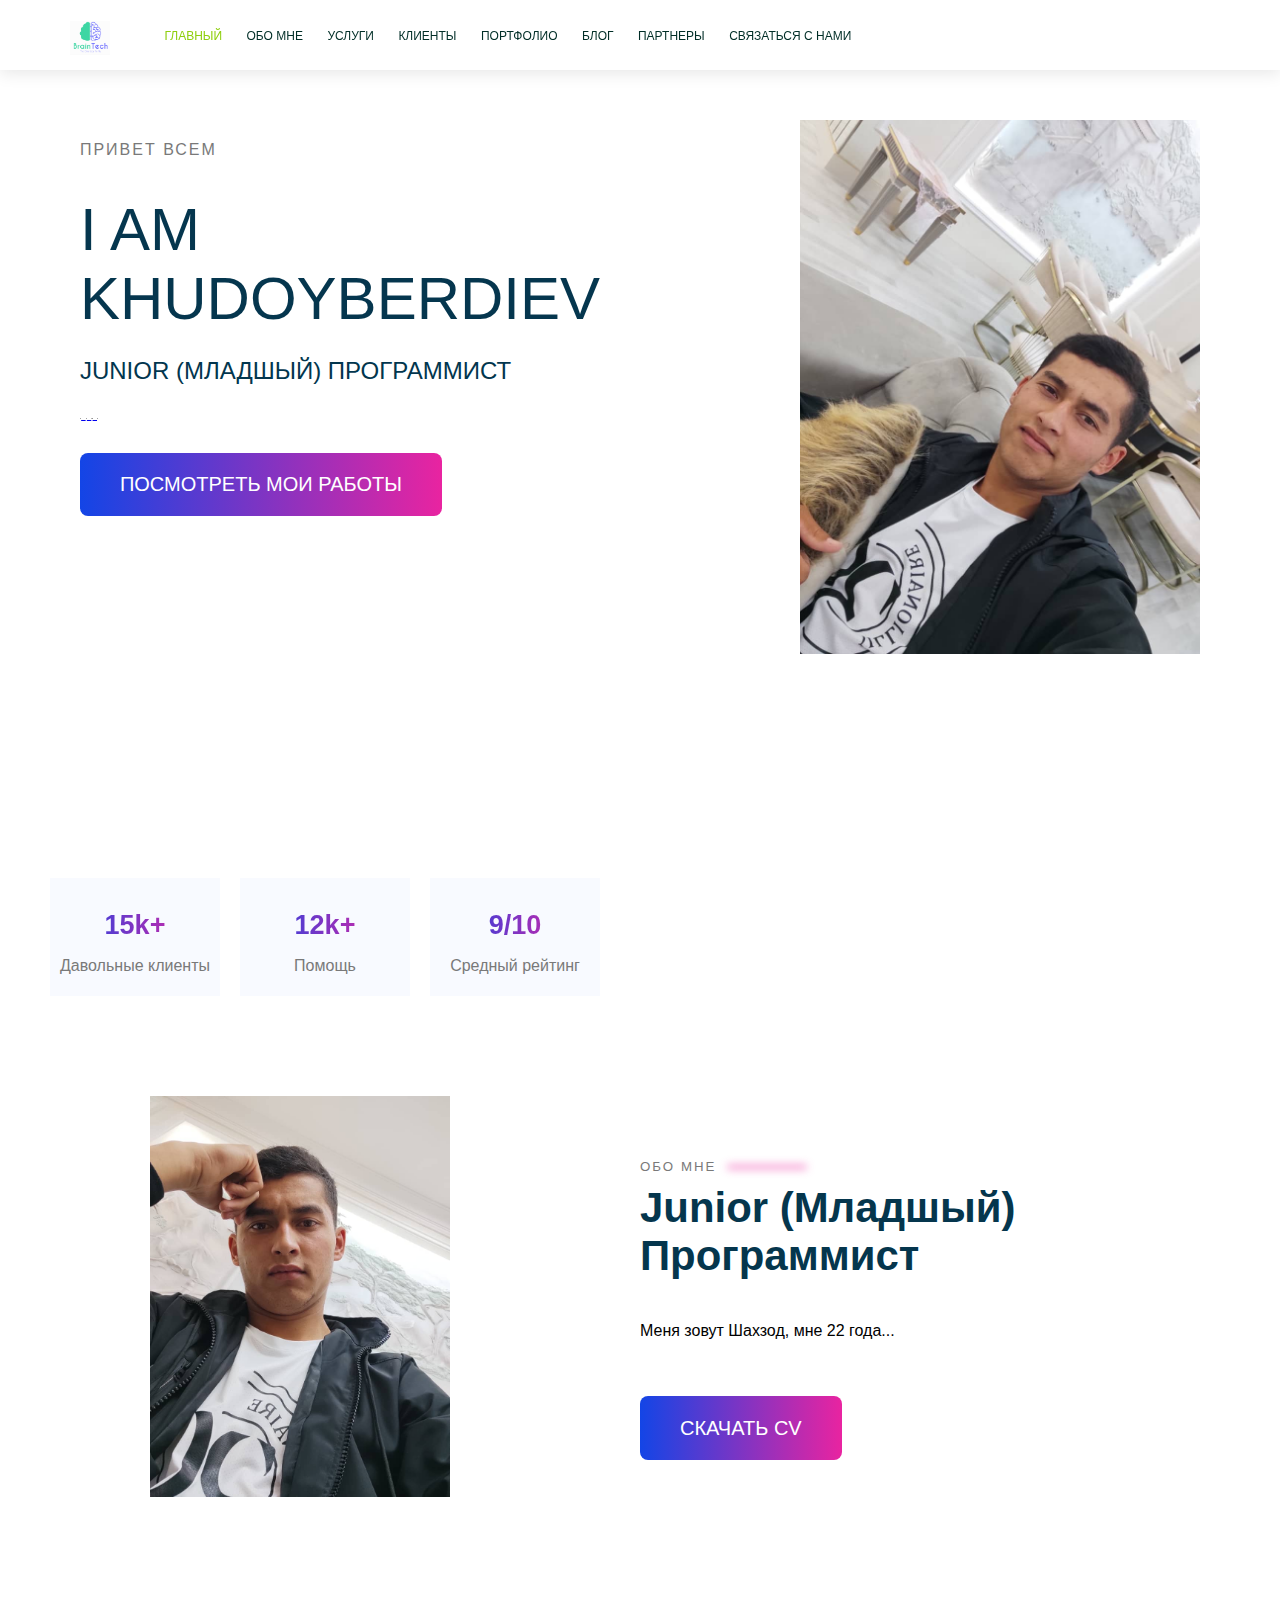
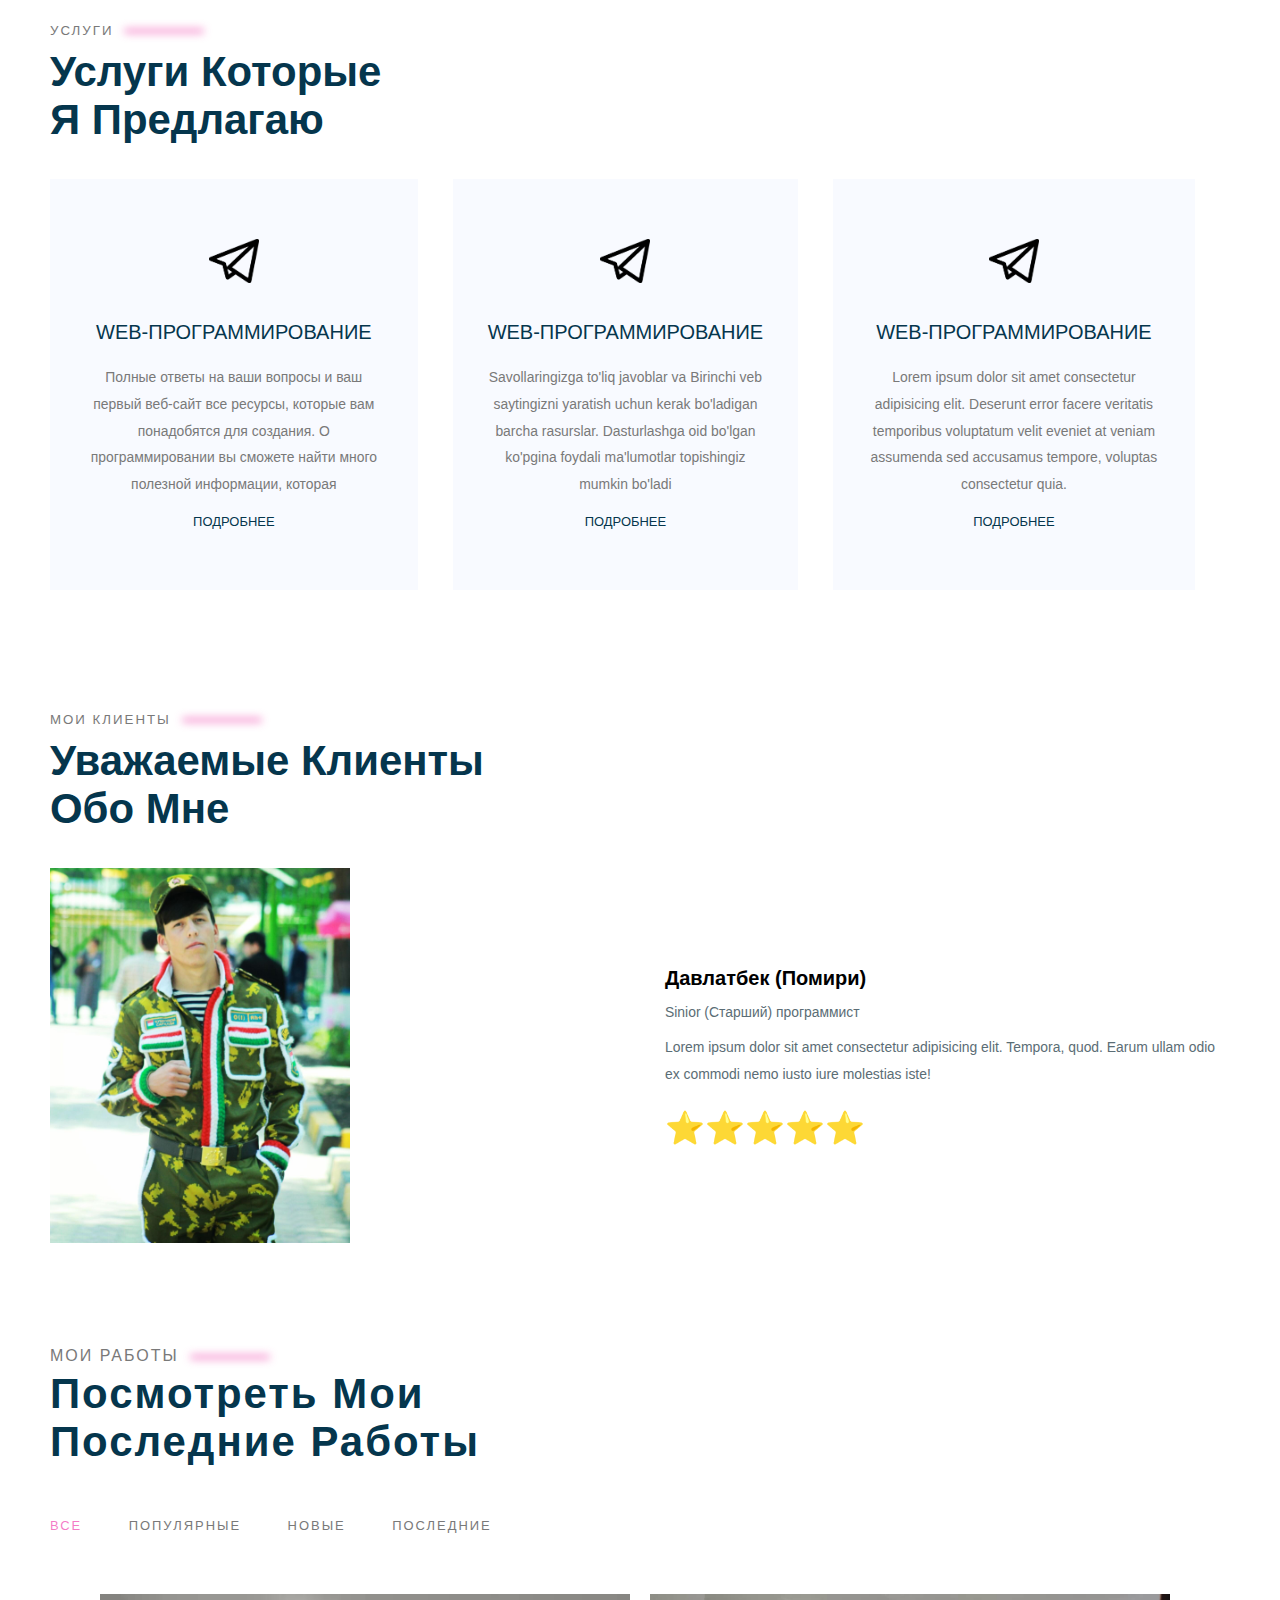
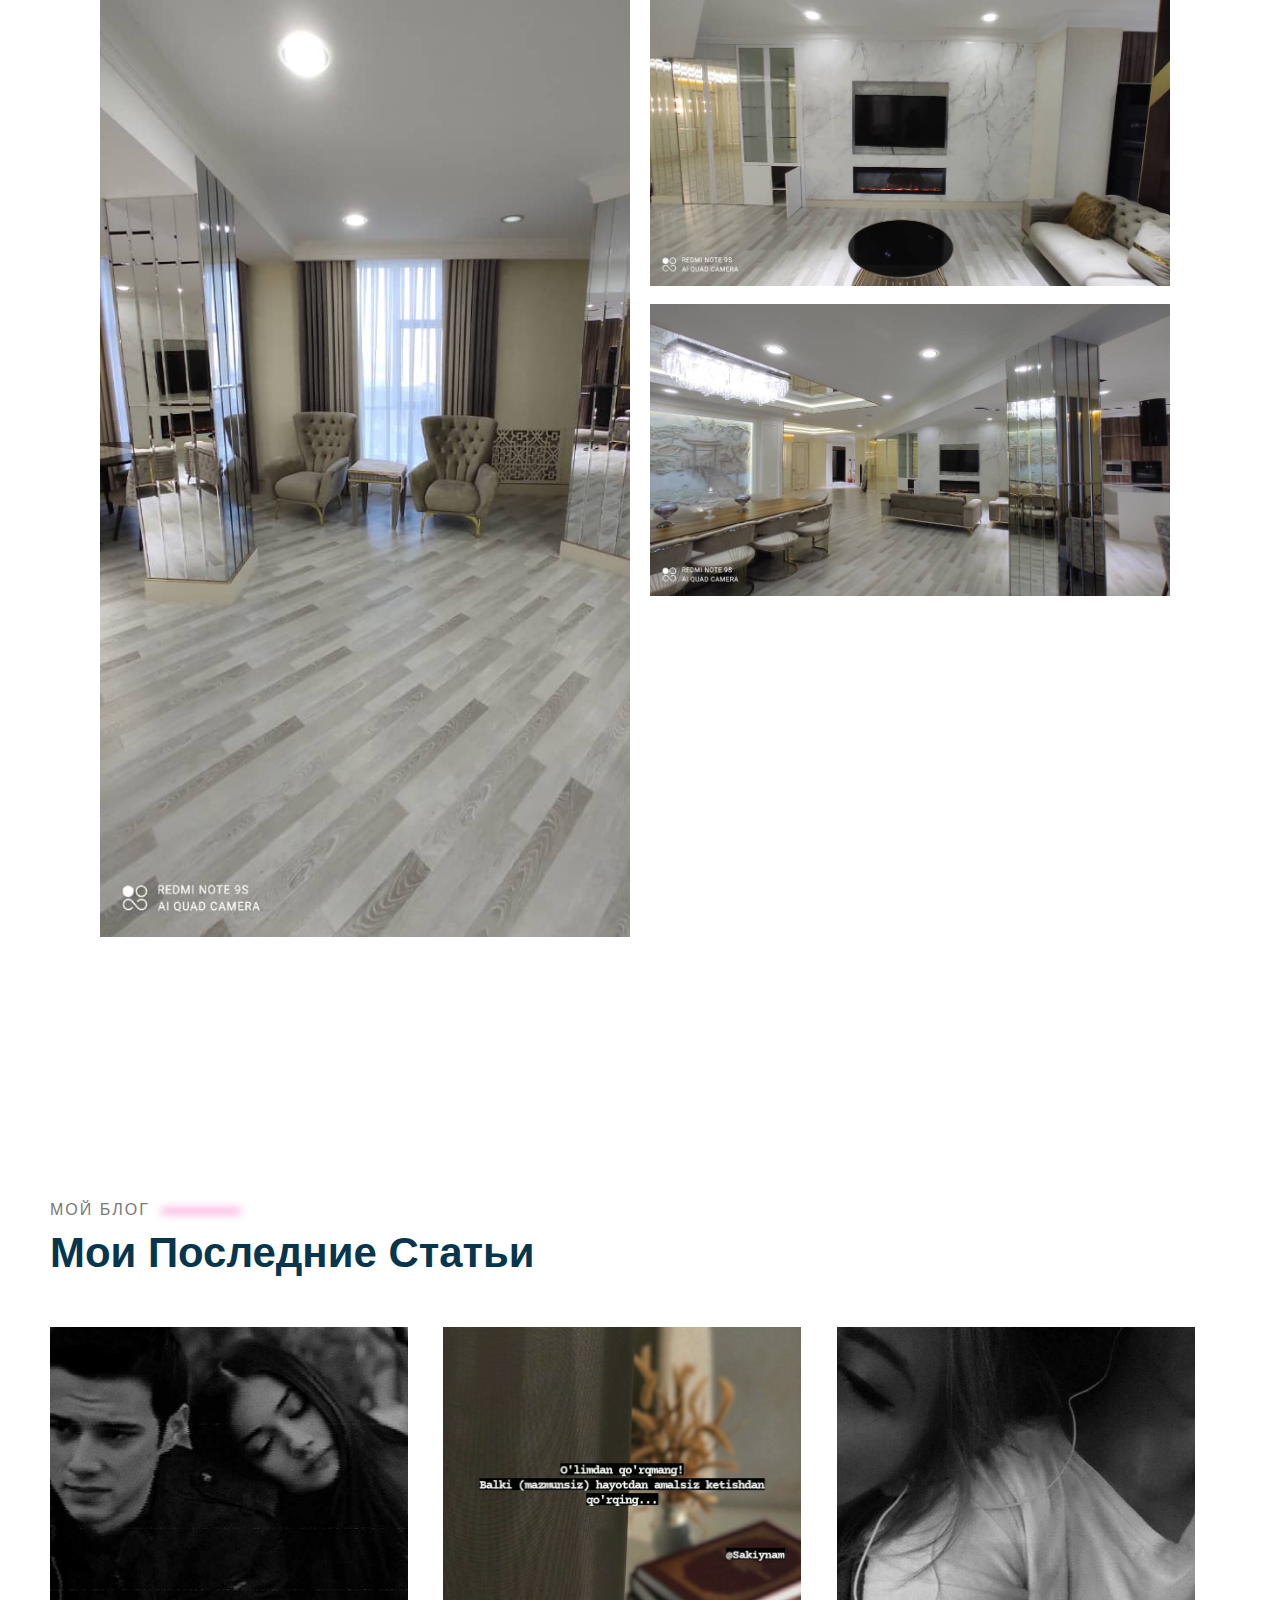
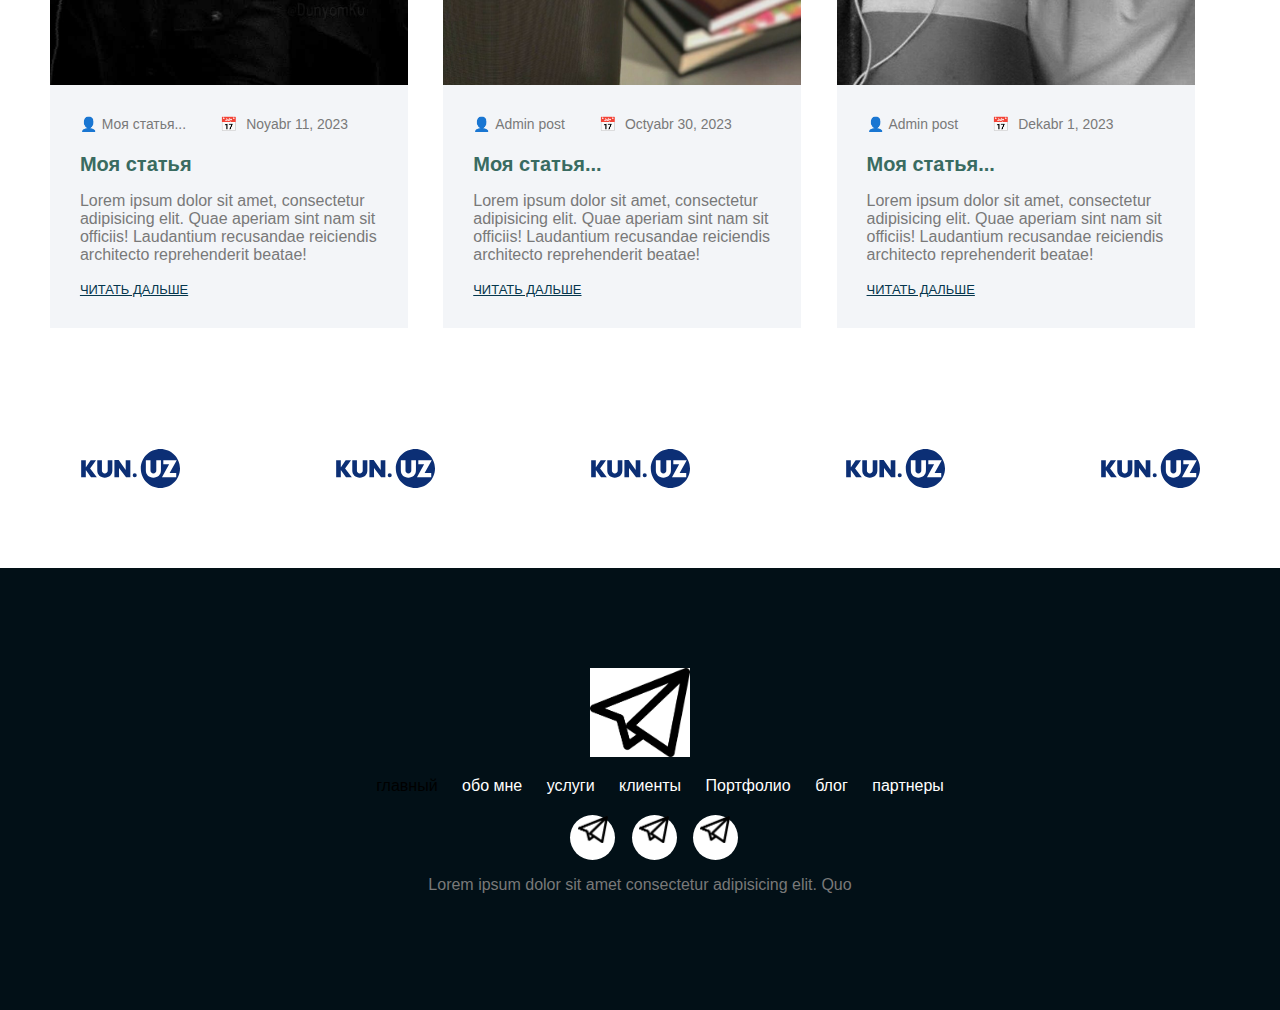
<file: index.html>
<!DOCTYPE html>
<html lang="ru">
  <head> 
    <meta charset="UTF-8" />
    <meta name="viewport" content="width=device-width, initial-scale=1.0" />
    <title>Partfolio</title>
    <link rel="stylesheet" href="./umumiy.css" />
    <link rel="stylesheet" href="style.css" />
  </head>
  <body>
    <!-- Header section -->
    <header class="main-header">
      <div class="container">
        <div class="main-header__brand">
          <div class="images">

            <a href="./logo/logo2.png"            
              ><img src="./logo/logo1.png" alt="logo"
              style="
              margin: 10px 0 0 20px;" 
            /></a>
          </div>
          <nav class="main-navigation">
            <ul class="main-navigation__items">
              <li class="main-navigation__item active"><a href="./index.html">Главный</a></li>
              <li class="main-navigation__item"><a href="#about_me">Обо мне</a></li>
              <li class="main-navigation__item"><a href="#services">Услуги</a></li>
              <li class="main-navigation__item"><a href="#clients">Клиенты</a></li>
              <li class="main-navigation__item"><a href="#portfolio">Портфолио</a></li>
              <li class="main-navigation__item"><a href="#blog">Блог</a></li>
              <li class="main-navigation__item"><a href="#partners">Партнеры</a></li>
              <li class="main-navigation__item">
                <a href="./contact.html">Связаться с нами</a>
              </li>
            </ul>
          </nav>
        </div>
      </div>
    </header>
    <!-- /Header section -->

    <!-- main section -->
    <div class="main-banner">
      <div class="container">
        <section id="main_section" class="main-section">
          <div class="main-section__info">
            <h4 class="main-section__welcome to-uppercase">Привет всем</h4>
            <h1 class="main-section__intruduction to-uppercase">
              I am <br>  
               Khudoyberdiev
            </h1>
            <h3 class="main-section__position to-uppercase">
              Junior (Младшый) программист
            </h3>
            <div class="main-section__social-networks">
              <a href="#">
                <img src="./images/telegram.png" alt="my local" />
              </a>
              <a href="#">
                <img src="./images/telegram.png" alt="my local" />
              </a>
              <a href="#">
                <img src="./images/telegram.png" alt="my local" />
              </a>
              <a href="#">
                <img src="./images/telegram.png" alt="my local" />
              </a>
            </div>

            <button
              type="button"
              class="button main-section__action to-uppercase"
            ><a href="./oshibka.html">Посмотреть мои работы</a>
              
            </button>
          </div>
          <div class="main-section__image">
            <img src="./images/shahzod1.jpg" alt="My image" />
          </div>
        </section>
        <div class="clearfix"></div>
      </div>
    </div>
    <!-- main section -->

    <!-- statistics -->
    <div class="container">
      <section class="statistics" id="statistics">
        <div class="statistics__item">
          <h3 class="statistics__number">15k+</h3>
          <p class="statistics__title">Давольные клиенты</p>
        </div>
        <div class="statistics__item">
          <h3 class="statistics__number">12k+</h3>
          <p class="statistics__title">Помощь</p>
        </div>
        <div class="statistics__item">
          <h3 class="statistics__number">9/10</h3>
          <p class="statistics__title">Средный рейтинг</p>
        </div>
      </section>
    </div>
    

    <!-- About me section -->
    <div class="container">
      <section id="about_me" class="about-me">
        <div class="about-me__image">
          <img src="./images/shahzod2.jpg" alt="Abt me image" />
        </div>
        <div class="about-me__info">
          <h5 class="section-subtitle">
            Обо мне
            <span class="blur-line"></span>
          </h5>
          <h3 class="section-title">Junior (Младшый) программист</h3>
          <p class="about-me__description">
            Меня зовут Шахзод, мне 22 года...
            
            <!-- Mening ismim Shahzod va men 22 yoshdaman. 1 yildan ortiq vaqt mobaynida
            dasturchi bo'lib ishlab kelaman va hozirda Amerika kompaniyasida
            kichik (Junior) dasturchi bo'lib faoliyat yuritaman. Toshkent
            shahridagi Inha Universiteti bitiruvchisi hisoblanaman -->
          </p>
          <button on id="button-cv" type="button" class="button to-uppercase about-me__action">
            <a href="https://myresume.ru/resume/WwTGwVAO9A1/">Скачать CV</a>
              <!-- CV ko'chirib olish -->
          </button>
        </div>
      </section>
      <div class="clearfix"></div>
    </div>

    <!-- About me section -->

    <!-- services section  -->
    <div class="container">
      <section id="services">
        <h5 class="section-subtitle">
          Услуги<!-- Mening Hizmatlarim -->
          <span class="blur-line"></span>
        </h5>
        <h2 class="section-title">
          Услуги которые <br>
          я предлагаю
          <!-- Men taklif <br />
          qiladigan xizmatlar -->
        </h2>
        <div class="services-cards">
          <div class="service-card">
            <img
              src="./images/telegram.png"
              alt="Icon"
              class="service-card__icon"
            />
            <h5 class="service-card__title">
              Web-программирование
              <!-- Veb dasturlash -->
            </h5>
            <p class="service-card__description">
                  Полные ответы на ваши вопросы и ваш первый веб-сайт
                  все ресурсы, которые вам понадобятся для создания. О программировании
                  вы сможете найти много полезной информации, которая
              <!-- Savollaringizga to'liq javoblar va Birinchi veb saytingizni
              yaratish uchun kerak bo'ladigan barcha rasurslar. Dasturlashga oid
              bo'lgan ko'pgina foydali ma'lumotlar topishingiz mumkin bo'ladi -->
            </p>
            <a href="#" class="service-card__link">Подробнее<!--Ko'proq--></a>
          </div>
          <div class="service-card">
            <img
              src="./images/telegram.png"
              alt="Icon"
              class="service-card__icon"
            />
            <h5 class="service-card__title">
              Web-программирование
              <!-- Veb dasturlash -->
            </h5>
            <p class="service-card__description">
              Savollaringizga to'liq javoblar va Birinchi veb saytingizni
              yaratish uchun kerak bo'ladigan barcha rasurslar. Dasturlashga oid
              bo'lgan ko'pgina foydali ma'lumotlar topishingiz mumkin bo'ladi
            </p>
            <a href="#" class="service-card__link">Подробнее</a>
          </div>
          <div class="service-card">
            <img
              src="./images/telegram.png"
              alt="Icon"
              class="service-card__icon"
            />
            <h5 class="service-card__title">
              Web-программирование
              <!-- Veb dasturlash -->
            </h5>
            <p class="service-card__description">
              Lorem ipsum dolor sit amet consectetur adipisicing elit. Deserunt error facere veritatis temporibus voluptatum velit eveniet at veniam assumenda sed accusamus tempore, voluptas consectetur quia.

            </p>
            <a href="#" class="service-card__link">Подробнее</a>
          </div>
        </div>
      </section>
    </div>
    <!-- services section-->

    <!--Clients section  -->
    <div class="container">
      <section id="clients" class="clients">
        <h5 class="section-subtitle">
          Мои клиенты
          <span class="blur-line"></span>
        </h5>
        <h2 class="section-title">
          Уважаемые клиенты <br />
          Обо мне
        </h2>
        <div class="clients-items">
          <div class="client-item">
            <div class="client-item__image">
              <img src="./images/davlat.jpg" alt="Davlatbek" />
            </div>
            <div class="client-item__info">
              <h3 class="client-item__name">Давлатбек (Помири)</h3>
              <p class="client-item__position">Sinior (Старший) программист</p>
              <p class="client-item__review">
                Lorem ipsum dolor sit amet consectetur adipisicing elit.
                Tempora, quod. Earum ullam odio ex commodi nemo iusto iure
                molestias iste!
              </p>
              <div class="client-item__rate">
                <h1>
                  ⭐⭐⭐<span class="star4">⭐</span
                  ><span class="star5">⭐</span>
                </h1>
              </div>
            </div>
          </div>
        </div>
      </section>
      <div class="clearfix"></div>
    </div>
    <!-- /Clients section  -->

    <!--Portfolio section  -->
    <div class="container">
      <section id="portfolio" class="portfolio">
        <div class="section-subtitle">
          Мои работы
          <!-- Mening ishlarim -->
          <div class="blur-line"></div>
          <div class="section-title">
            Посмотреть мои <br />
            последние работы
            <!-- Mening ohirgi <br />
            ishlarimni ko'ring -->
          </div>
          <ul class="portfolio-filters">
            <li class="active">Все</li>
            <li>Популярные</li>
            <li>Новые</li>
            <li>Последние</li>
          </ul>
          <div class="portfolio-items">
            <div class="portfolio-item portfolio-item-1">
              <img
                src="./images/kv4.jpg"
                alt="kvartira 4"
                class="portfolio-item__image"
              />
              <div class="portfolio-item__overlay"></div>
              <div class="portfolio-item__info">
                <h4><a href="#">Portfolio item 1</a></h4>
                <p>О моей работе</p>
              </div>
            </div>
            <div class="portfolio-item portfolio-item-2">
              <img
                src="./images/kv3.jpg"
                alt="kvartira 2"
                class="portfolio-item__image"
              />
              <div class="portfolio-item__overlay"></div>
              <div class="portfolio-item__info">
                <h4><a href="#">Portfolio item 2</a></h4>
                <p>О моей работе</p>
              </div>
            </div>
            <div class="portfolio-item portfolio-item-3">
              <img
                src="./images/kv2.jpg"
                alt="kvartira 3"
                class="portfolio-item__image"
              />
              <div class="portfolio-item__overlay"></div>
              <div class="portfolio-item__info">
                <h4><a href="#">Portfolio item 3</a></h4>
                <p>О моей работе</p>
              </div>
            </div>
          </div>
        </div>
      </section>
    </div>
    <!--/Portfolio section  -->

    <!--my blog section  -->
    <div class="container">
      <section id="blog" class="blog">
        <div class="section-subtitle">
          Мой блог
          <span class="blur-line"></span>
        </div>
        <div class="section-title">Мои последние статьи</div>
        <div class="blog-items">
          <div class="blog-item">
            <div class="blog-item__image">
              <img src="./images/sevishganlar.jpg" alt="Sevishganlar" />
            </div>

            <div class="blog-item__info">
              <div class="blog-item__main-info">
                <span class="blog-item__author">
                  <span class="icon">👤</span>Моя статья...</span
                >
                <span class="blog-item__date"
                  ><span class="icon">📅</span> Noyabr 11, 2023</span
                >
              </div>
              <h5 class="blog-item__title">Моя статья</h5>
              <p class="bllog-item__discription">
                Lorem ipsum dolor sit amet, consectetur adipisicing elit. Quae
                aperiam sint nam sit officiis! Laudantium recusandae reiciendis
                architecto reprehenderit beatae!
              </p>
              <a href="#" class="blog-item__learn-more">Читать дальше</a>
            </div>
          </div>
          <div class="blog-item">
            <div class="blog-item__image">
              <img src="./images/fon2.jpg" alt="Sevishganlar" />
            </div>

            <div class="blog-item__info">
              <div class="blog-item__main-info">
                <span class="blog-item__author"
                  ><span class="icon">👤</span>Admin post</span
                >
                <span class="blog-item__date"
                  ><span class="icon">📅</span> Octyabr 30, 2023</span
                >
              </div>
              <h5 class="blog-item__title">Моя статья...</h5>
              <p class="bllog-item__discription">
                Lorem ipsum dolor sit amet, consectetur adipisicing elit. Quae
                aperiam sint nam sit officiis! Laudantium recusandae reiciendis
                architecto reprehenderit beatae!
              </p>
              <a href="#" class="blog-item__learn-more">Читать дальше</a>
            </div>
          </div>
          <div class="blog-item">
            <div class="blog-item__image">
              <img src="./images/sevishganlar2.jpg" alt="Sevishganlar" />
            </div>

            <div class="blog-item__info">
              <div class="blog-item__main-info">
                <span class="blog-item__author">
                  <span class="icon">👤</span>Admin post</span
                >
                <span class="blog-item__date"
                  ><span class="icon">📅</span> Dekabr 1, 2023</span
                >
              </div>
              <h5 class="blog-item__title">Моя статья...</h5>
              <p class="bllog-item__discription">
                Lorem ipsum dolor sit amet, consectetur adipisicing elit. Quae
                aperiam sint nam sit officiis! Laudantium recusandae reiciendis
                architecto reprehenderit beatae!
              </p>
              <a href="#" class="blog-item__learn-more">Читать дальше</a>
            </div>
          </div>
        </div>
      </section>
    </div>
    <!--my blog section  -->

    <!--Partners section   -->
    <div class="container">
      <section id="partners" class="partners">
        <div class="partner">         
          <h1><a href="https://kun.uz"><img src="./partnersImg/kun-uz-logo.svg" /></a></h1>
        </div>
        <div class="partner">         
          <h1><a href="https://kun.uz"><img src="./partnersImg/kun-uz-logo.svg" /></a></h1>
        </div>
        <div class="partner">         
          <h1><a href="https://kun.uz"><img src="./partnersImg/kun-uz-logo.svg" /></a></h1>
        </div>
        <div class="partner">         
          <h1><a href="https://kun.uz"><img src="./partnersImg/kun-uz-logo.svg" /></a></h1>
        </div>
        <div class="partner">         
          <h1><a href="https://kun.uz"><img src="./partnersImg/kun-uz-logo.svg" /></a></h1>
        </div>
      </section>
    </div>
    <!--/Partner section -->

    <!-- Footer section -->
    <footer id="footer" class="footer">
      <div class="container">
        <div class="footer__brand">
          <img src="images/telegram.png" alt="logo">
        </div>
        <nav class="footer__navigation">
          <ul class="footer__navigation-items">
            <li class="footer__navigation-item"><a href="./index.html"></a>главный</li>
            <li class="footer__navigation-item"><a href="#about-me">обо мне</a></li>
            <li class="footer__navigation-item"><a href="#services">услуги</a></li>
            <li class="footer__navigation-item"><a href="#clients">клиенты</a></li>
            <li class="footer__navigation-item"><a href="#portfolio">Портфолио</a></li>
            <li class="footer__navigation-item"><a href="#blog">блог</a></li>
            <li class="footer__navigation-item"><a href="#partners">партнеры</a></li>
        </nav>
        <ul class="footer__socials">
          <li class="footer__social"><a href="#"><img src="images/telegram.png" alt=""></a></li>
      
          <li class="footer__social"><a href="#"><img src="images/telegram.png" alt=""></a></li>
        
          <li class="footer__social"><a href="#"><img src="images/telegram.png" alt=""></a></li>
        </ul>
        <p class="footer__text">
          Lorem ipsum dolor sit amet consectetur adipisicing elit. Quo
        </p>
      </div>
    </footer>
  </body>
</html>
</file>
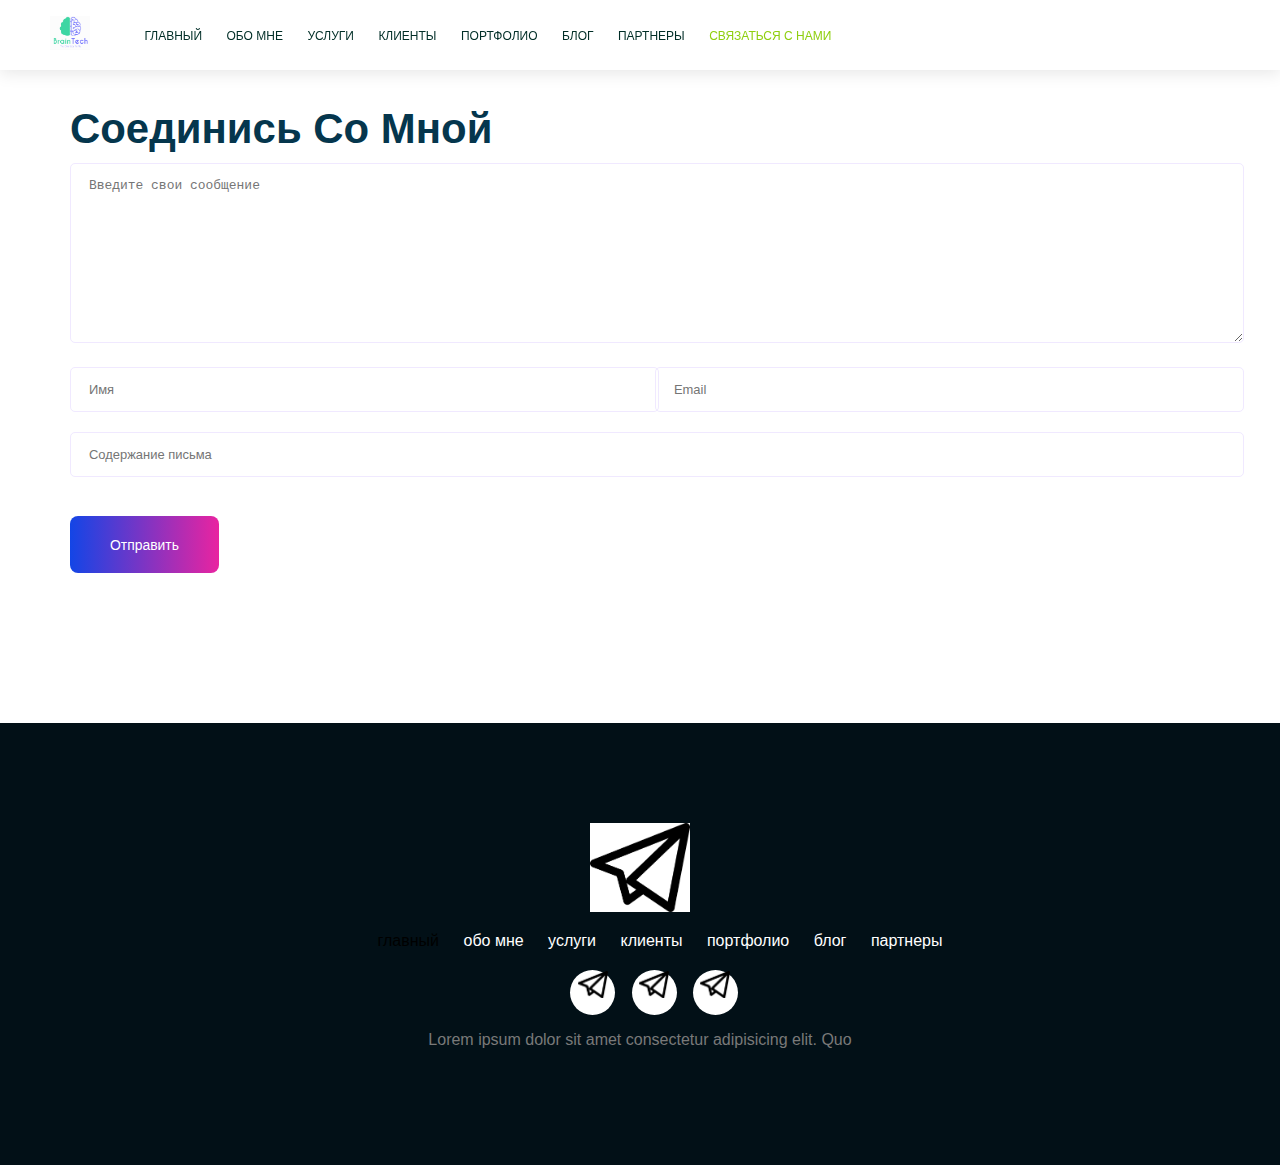
<file: contact.html>
<!DOCTYPE html>
<html lang="en">
  <head>
    <meta charset="UTF-8" />
    <meta name="viewport" content="width=device-width, initial-scale=1.0" />
    <title>Partfolio Contact</title>
    <link rel="stylesheet" href="./umumiy.css" />
    <link rel="stylesheet" href="./contact.css" />
  </head>  
  <body>
    <!-- Header section -->
    <header class="main-header">
      <div class="container">
        <div class="main-header__brand">
          <div class="images">
            <a href="./index.html"
              ><img src="./logo/logo1.png" alt="telegram"
            /></a>
          </div>
          <nav class="main-navigation">
            <ul class="main-navigation__items">
              <li class="main-navigation__item ">
                <a href="./index.html">главный</a>
              </li>
              <li class="main-navigation__item"><a href="./index.html">обо мне</a></li>
              <li class="main-navigation__item"><a href="./index.html">услуги</a></li>
              <li class="main-navigation__item"><a href="./index.html">клиенты</a></li>
              <li class="main-navigation__item"><a href="./index.html">портфолио</a></li>
              <li class="main-navigation__item"><a href="./index.html">блог</a></li>
              <li class="main-navigation__item"><a href="./index.html">партнеры</a></li>
              <li class="main-navigation__item active"><a href="./contact.html">Связаться с нами</a></li>
            </ul>
          </nav>
        </div>
      </div>
    </header>
    <!-- /Header section -->

    <!--  -->
    <div class="container">
      <section class="contact">
        <div class="section-title">Соединись со мной</div>
        <form action="#" method="GET">
          <textarea
            rows="10"
            placeholder="Введите свои сообщение"
            name="massage"
          ></textarea>
          <div class="half-flex">
            <div class="contact-firstname">
                <input
                  type="text"
                  placeholder="Имя"
                  name="firstname"
                />
              </div>
              <div class="contact-email">
                <input
                  type="email"
                  placeholder="Email"
                  name="email"
                />
              </div>
          </div>
          <input type="text" name="subject" placeholder="Содержание письма" />
          <button type="submit" class="button contact__send">Отправить</button>
        </form>
      </section>
    </div>
    <!--  -->
    <!-- Footer section -->
    <footer id="footer" class="footer">
        <div class="container">
          <div class="footer__brand">
            <img src="images/telegram.png" alt="logo">
          </div>
          <nav class="footer__navigation">
            <ul class="footer__navigation-items">
              <li class="footer__navigation-item"><a href="#"></a>главный</li>
              <li class="footer__navigation-item"><a href="#">обо мне</a></li>
              <li class="footer__navigation-item"><a href="#">услуги</a></li>
              <li class="footer__navigation-item"><a href="#">клиенты</a></li>
              <li class="footer__navigation-item"><a href="#">портфолио</a></li>
              <li class="footer__navigation-item"><a href="#">блог</a></li>
              <li class="footer__navigation-item"><a href="#">партнеры</a></li>
            </ul>
          </nav>
          <ul class="footer__socials">
            <li class="footer__social"><a href="#"><img src="images/telegram.png" alt=""></a></li>
        
            <li class="footer__social"><a href="#"><img src="images/telegram.png" alt=""></a></li>
          
            <li class="footer__social"><a href="#"><img src="images/telegram.png" alt=""></a></li>
          </ul>
          <p class="footer__text">
            Lorem ipsum dolor sit amet consectetur adipisicing elit. Quo
          </p>
        </div>
      </footer>
  </body>
</html>
</file>
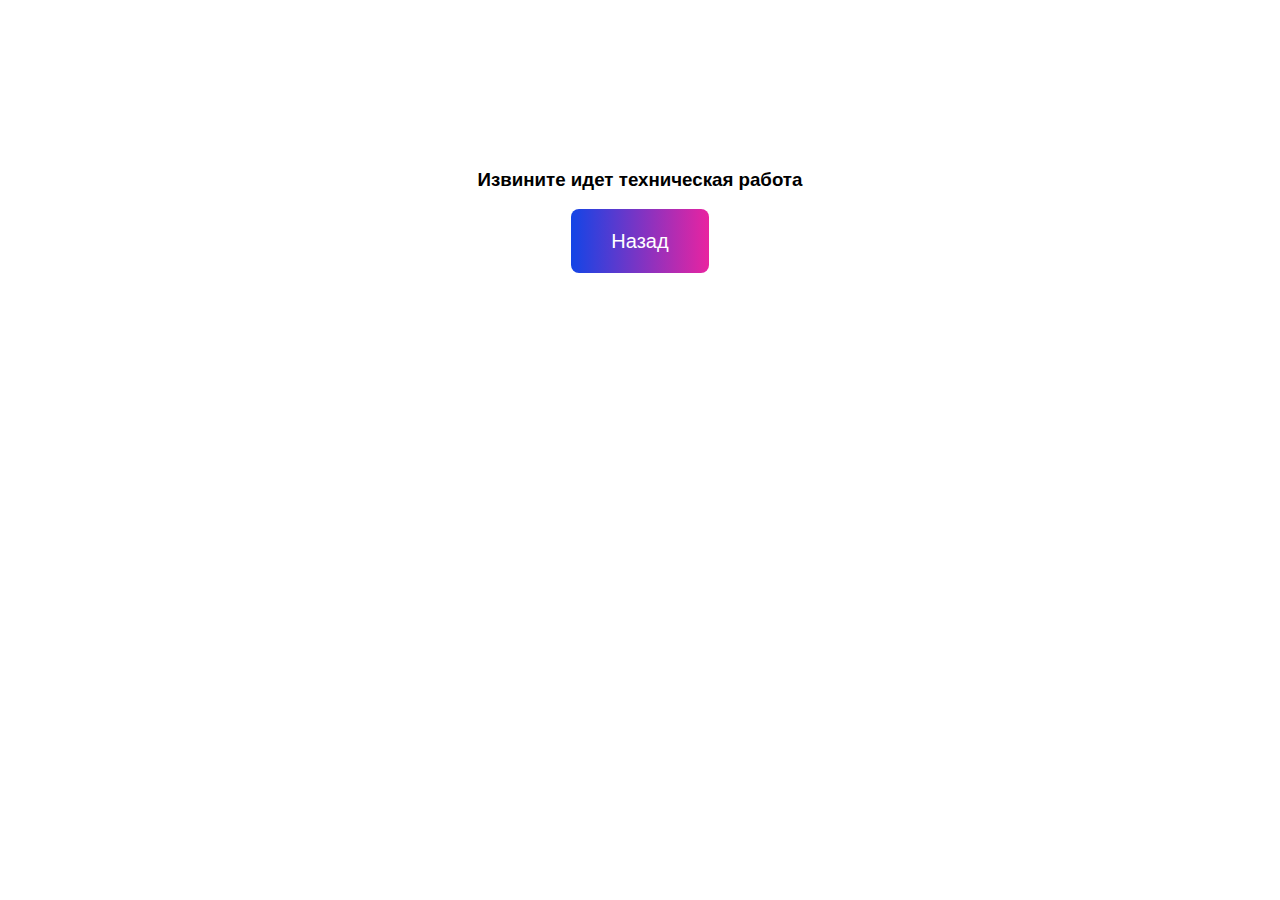
<file: oshibka.html>
<!DOCTYPE html>
<html lang="ru" style="text-align: center;">
<head>
    <meta charset="UTF-8">
    <meta name="viewport" content="width=device-width, initial-scale=1.0">
    <title>Мои работы</title>
    <link rel="stylesheet" href="./umumiy.css">
    
</head>
<body>
    <h3 style="padding-top: 150px;">Извините  идет техническая работа</h3>
    <button class="button" ><a href="./index.html">Назад</a></button>
</body>
</html>
</file>
<file: umumiy.css>
html {
  scroll-behavior: smooth;
}

.to-uppercase {
  text-transform: uppercase;
}
.clearfix {
  clear: both;
}
.blur-line {
  display: inline-block;
  position: relative;
  top: -2px;
  margin-left: 0.32rem;
  width: 80px;
  height: 4px;
  background-color: rgba(237, 35, 159, 0.6);
  filter: blur(4px);
  border-radius: 4px;
}
body {
  font-family: sans-serif;
  margin: 0;
}
button{
    font-family: inherit;
    transition: all 0.3s ease-in-out;
}
/* Header main */
.main-header {
  position: fixed;
  top: 0;
  left: 0;
  width: 100%;
  background-color: white;
  box-shadow: 0px 3px 16px 0px rgb(0 0 0 /10%);
  z-index: 100;
}

/* Flex Boxga o'tmadi */

/* .main-header .container {
    display: flex;
    align-items: center;
} */


.images {
  display: inline-block;
  vertical-align: middle;
}

.main-navigation {
  display: inline-block;
  vertical-align: middle;
}

.images img {
  width:40px;
}
.container {
  width: 1180px;
  margin: 0 auto;
}
.main-navigation__item {
  display: inline-block;
  padding: 0.625rem;
}
.main-navigation__item a {
  text-transform: uppercase;
  color: rgb(1, 46, 39);
  text-decoration: none;
  font-size: 0.75rem;
  font-weight: 500;
}
.main-navigation__item a:hover {
  color: yellowgreen;
}
.main-navigation__item.active a {
  color: rgb(143, 207, 15);
}
a{
    transition: all 0.3s ease-in-out; 
}


.button {
  border: none;
  background: linear-gradient(to right, #1345e6 0%, #ed239f 51%, #1345e6 100%);
  background-size: 200% auto;
  color: #ffffff;
  font-weight: 500;
  font-size: 0.87rem;
  padding: 1.26rem 2.5rem;
  cursor: pointer;
  border-radius: 0.5rem;
}
.button a{
  text-decoration: none;
  color: white;
  font-size: 20px;
}
.button:hover {
  background-position: right center;
}

.section-subtitle {
  letter-spacing: 2px;
  font-weight: 500;
  margin-bottom: 0.625rem; /*1rem Htmldagi font-size ga nisbatan razmer oladi */
  color: #797979;
  text-transform: uppercase;
}
.section-title {
  margin-top: 0.32rem;
  font-size: 2.62rem;
  font-weight: 700;
  text-transform: capitalize;
  color: #05364d;
}

/* Footer section styles */

.footer {
  padding: 100px 0;
  margin-top: 50px;
  background-color: #021017;
  text-align: center;
}
.footer__brand img {
  width: 100px;
  background-color: white;
}

.footer__navigation {
  margin-bottom: 20px;
}
.footer__navigation-item {
  display: inline-block;
  padding: 0 10px;
}
.footer__navigation-item a {
  color: white;
  text-decoration: none;
}
.footer__socials {
  list-style: none;
}
.footer__social img {
  width: 30px;
}
.footer__social {
  display: inline-block;
  width: 45px;
  height: 45px;
  line-height: 45px;
  text-align: center;
  background: #ffffff;
  border-radius: 36px;
  color: #05364d;
  font-size: 1rem;
  margin-right: 12px;
}

.footer__social a {
  color: #021017;
}

.footer__social:hover {
  background: linear-gradient(90deg, #1345e6 0%, #ed239f 100%);
}
.footer__text {
  color: #797979;
}
/* qurilmalarga moslash "Planshetlarga"*/
@media only screen and (max-width: 991px) {
  .container {
    width: 95%;
  }
 .main-navigation {
    display: none;
  }

  /* Footer */
  .footer__navigation {
    display: none;
  }
  .images img {
    margin: 10px;
  }
}

/* qurilmalarga moslash "telefonlarga"*/
@media only screen and (max-width: 767px) {
  .container {
    width: 92%;
  } 
}
</file>
<file: style.css>
/* QULLANMA!!!!! */
 
 /* Rem Htmldagi font-size ga nisbatan razmer oladi  */
/* Em ulchov birligi eng yaqin ota(PERENT)siga nisbatan razmer oladi */

        /* ASOSIY STAYLLAR */



/* Core styles */


/* main section  */

/* .main-banner{
    background: url('./images/fon3.jpg');
    background-position:center ;
    background-size: center;
    bac
    min-height: 890px;
} */
.main-section {
  padding: 7.5rem 1.87rem;
  display: flex;
  justify-content: space-between;
}
.main-section > div {
  width: 50%;
  float: left;
}
.main-section__image {
  text-align: right;
}
.main-section__image img {
  width: 400px;
}
.main-section__welcome {
  font-size: 1rem;
  font-weight: 400;
  margin-bottom: 2.25rem;
  letter-spacing: 2px;
  color: #797979;
}
.main-section__intruduction {
  margin-top: 1.25rem;
  font-size: 3.75rem;
  font-weight: 500;
  margin-bottom:1.25rem;
  color: #05364e;
}
.main-section__position {
  color: #02364e;
  font-size: 1.5rem;
  font-weight: 300;
  margin-bottom:1.25rem;
}
.main-section__social-networks a img {
  width: 1.25px;
  display: inline-block;
  margin-right: 1.rem;
  cursor: pointer;
}
.main-section__social-networks a img:hover {
  border-radius: 50%;
  background-color: rgb(119, 118, 123);
}
.main-section__action {
  margin-top: 1.87rem;
}

/* About-me */

.about-me__discription {
  font-size: 0.87rem;
  font-weight: 300;
  color: #797979;
  line-height: 1.69rem; 
}
.about-me__action {
  margin-top: 2.5rem;
}
  /* About me  */
  .about-me__image img {
    width: 300px;
  }
  .about-me {
    padding: 6.25rem;
    display: flex;
    align-items: center;
  }
  .about-me > div {
   flex: 1;
  }   











/* Statistics */
.statistics {
  padding-top: 6.25rem;
  display: flex;

}
.statistics__item {
  background-color: #f8faff;
  text-align: center;
  padding: 0.32rem 0.625rem;
  margin-right: 1.25rem;
  width: 150px;
}
.statistics__number {
  font-size: 1.69rem;
  margin-bottom: 0.32rem;
  color: #1c44e4;
  background: linear-gradient(90deg, #1345e6 0%, #ed239f 100%);
  -webkit-background-clip: text;
  -webkit-text-fill-color: transparent;
}
.statistics__title {
  font-size: 1rem;
  color: #797979;
  font-weight: 300;
}
 
/* Services section styles */
.services {
  z-index: 3;
  padding-top:6.25rem;
}
.services-cards{
  display: flex;
  justify-content: space-between;
}
.service-card {
  padding: 3.75rem 1.87rem;
  background-color: #f8faff;
  margin-right: 3%;
  text-align: center;
  box-sizing: border-box;
  transition: all 0.4s ease 0s;
}
.service-card__title {
  color: #05364d;
  font-size:1.25rem;
  font-weight: 500;
  margin-bottom:1.25rem ;
  text-transform: uppercase;
}
.service-card__description {
  font-size: 0.87rem;
  line-height: 1.68rem;
  font-weight: 300;
  color: #797979;
}
.service-card__link {
  font-size: 0.81rem;
  font-weight: 500px;
  text-transform: uppercase;
  color: #05364d;
  text-decoration: none;
}
.service-card img {
  width: 50px;
}
.service-card:hover {
  background-color: #303eff;
}
.service-card:hover .service-card__title,
.service-card:hover .service-card__description,
.service-card:hover .service-card__link {
  color: white;
}
/*  my clients */
.client-item img {
  width: 300px;
}
.clients {
  padding-top:6.25rem;
}
.client-item{
  display: flex;
  align-items: center;
}
.client-item > div {
 flex: 1;
}
.client-item__info {
  padding-left:3.12rem ;
}
.client-item__name {
  font-size:1.25rem;
  margin-bottom: 0.25rem;
}
.client-item__position {
  font-size: 0.87rem;
  font-weight: 300;
  color: #5b6d75;
}
.client-item__review {
  font-size: 0.87rem;
  line-height: 1.68rem;
  font-weight: 300;
  color: #5b6d75;
}
.star5 {
  color: rgb(58, 57, 57);
}
/* Portfolio section styles */
.portfolio-item__image {
  width: 100%;
  /* height: 550px; */
}
.portfolio {
  padding: 6.25rem 0;
}
.portfolio-filters {
  list-style: none;
  padding-left: 0;
  margin-top: 3.12rem;
}
.portfolio-filters li {
  display: inline-block;
  margin-right: 2.5rem;
  font-size: 0.81rem;
  font-weight: 400;
  text-transform: uppercase;
  cursor: pointer;
}
.portfolio-items {
  position: relative;
  margin: 3.12rem;
  
}
.portfolio-filters li:hover,
.portfolio-filters li.active {
  color: rgba(237, 35, 159, 0.6);
}
.portfolio-item {
  position: relative;
  display: inline-block;
  cursor: pointer;
  width: 50%;
  padding: 0.625rem;
  box-sizing: border-box;
}
.portfolio-item-1 {
  padding-left:0;
}
.portfolio-item-2 {
  position: absolute;
  top: 0;
  right: 0;
}
.portfolio-item-3 {
  position: absolute;
  top: 310px;
  right: 0;
}
.portfolio-item__overlay {
  position: absolute;
  left: 0;
  top: 0;
  height: 100%;
  width: 100%;
  
  /* visibility: hidden; */
  z-index: 1;
  transition: all 0.4s ease 0s;
}
.portfolio-item__info {
  position: absolute;
  bottom: 44px;
  left: 80px;
  color: white;
  opacity: 0;
  visibility: hidden;
  z-index: 1;
  transition: all 0.4s ease 0s;
}
.portfolio-item__info a {
  color: white;
  text-decoration: none;
}
.portfolio-item:hover .portfolio-item__overlay {
  visibility: visible;
  top: 20px;
  left: 20px;
  background: rgba(19, 69, 230, 0.5); 
}
.portfolio-item:hover .portfolio-item__info {
  visibility: visible;
  bottom: 24px;
  left: 60px;
  opacity: 1;
}
/* blog item style */

.blog {
  padding-top: 6.25rem;
}
.blog-items {
  margin-top: 3.12rem;
  display: flex;
  justify-content: space-between;
}
.blog-item {
  margin-right: 3%;
  box-sizing: border-box;
  overflow: hidden;
}
.blog-item:hover{
    box-shadow: 0px 10px 20px rgb(5 54 77 / 10% );
}
.blog-item:hover .blog-item__info{
    background-color: white;
}
.blog-item__image{
  overflow: hidden;
  
}
.blog-item__image img {
    width: 100%;
    vertical-align: middle;
    transition: all 0.4s ease 0s;
  }
  .blog-item:hover .blog-item__image img{
    transform: scale(1.1);
  }
.blog-item__info{
    background-color: #f3f5f8;
    padding: 1.87rem;
    color: #797979;
}
.blog-item__main-info .blog-item__author, .blog-item__date{
    font-size: 0.87rem;
    margin-right: 1.87rem;
    font-weight: lighter;
}
.blog-item__main-info .icon{
    margin-right: 0.31rem;
}
.blog-item__title{
    font-size: 1.25rem;
    margin-top: 1.25rem;
    margin-bottom: 0.94rem;
    color: #396b61;
    font-weight: 700;
}
.blog-item__discription{
    line-height: 1.68rem;
    font-weight: lighter;
    font-size: 1.94rem;
}
.blog-item__learn-more{
    font-size: 0.81rem;
    font-weight: 500;
    text-transform: uppercase;
    color: #05364d;
    cursor: pointer;
}
.blog-item__learn-more:hover{
    color: #ed239f;
}
/* Partners section styles */
.partners{
    padding-top: 6.25rem;
    display: flex;
    justify-content: space-between;

}
.partner{
    padding: 0 1.87rem;
}
.partner img{
    width: 100px;
    
}




/* /planshet uchun  */
@media only screen and (max-width:991px){
  /* main banner */
  .main-section__image{
    display: none; 
  }  
  .main-section >div{
    width: 100%;
  }
  /* /statistics */
   .statistics{
    padding-top: 1rem 0;
    text-align: center;
    justify-content: center;
   }

  .about-me{
    padding: 1.5rem;
  }
  .about-me >div{
    width: 100%;
  }
  .about-me__image{
    display: none; 
  }
  /* services */
  .services{
    padding: 1.5rem 0;
  }
  .services-cards{
    flex-wrap: wrap;
  }
  .service-card{
    flex-basis: 45%;
    margin-bottom: 20px;
  }
   /* hirmatli  mijozlarim , men haqinda */
  .clients{
    padding: 1.5rem 0;
   }
    .client-item{
flex-direction: column;
    }
  
  .client-item >div{
    width: 100%;
    float: none;
  }
    
  
  /*Blog  */
  .blog{
    padding: 1.5rem 0;
  }
  .blog-items{
    flex-wrap: wrap;
  }
  .blog-item{
    flex-basis: 45% ;
    margin-bottom: 20px;
  }
    /* hamkorlar */
    .partners{
      padding: 1.5rem 0;
    }
    .partner{
      display: block;
      padding: 0;
      text-align: center;
      margin-bottom: 10px;
    }


}
/* telefon uchun */
@media only screen and (max-width: 767px){
  /* menyu qismi */
  .main-banner{
    background: none;
    min-height: auto;
  }
  
  .main-section__action{
    display: none;
  }
  
  .main-section__intruduction{
    font-size: 2.5rem;
  }

 /* asosiy qism */
 .statistics{
  flex-direction: column;
 }
  .statistics__item{
    width: 100%;
    margin-bottom: 20px;
  }
 /* men haqimda */


  /* Mening hizmatlarim */
  .services{
    padding: 1.5rem 0;
  }
  .service-card{
    flex-basis: 100%;
    margin-right: 0;
    margin-bottom: 20px;
    
  box-sizing: border-box;
  }


  


  /* /portifolio */
  .portfolioz{
    padding: 1.5rem 0;
  }
  .portfolio-item{
    width: 100%;
  }
  .portfolio-item-2,
  .portfolio-item-3{
    position: static;
  }
  .blog-items{
    flex-direction: column;
  }
  .blog-item{
    margin-right: 0;
    margin-bottom: 20px;
  }


}
</file>
<file: contact.css>
.contact{
    padding:6.25rem 1.25rem; 
 }

 textarea, input{
    width: 100%;
    padding: 0.87rem;
    margin-bottom: 0.625rem;
    margin-top: 0.625rem;
    border: 1px solid #f0e9ff;
    border-radius:0.31rem ;
    /* height: 48px; */
    padding-left: 1.12rem;
    font-size: 0.81rem;
    background: transparent;
 }

 textarea:focus,
 input:focus{
    outline: 0;
    /* box-shadow: none;   */
 }
 .half-flex{
    display: flex;
    
 }
 
 .contact-firstname {
    padding-right: 0.94rem;
    flex: 1;
 }
 .contact-email{
    padding-left: 0.94rem;
    flex: 1;
 }
 .contact__send{
    margin-top: 1.87rem;
 }


 @media only screen and (max-width:991px) {
    .half-flex{
        flex-direction: column;
    }
    .contact-firstname,
    .contact-email{
        padding: 0;
    }
 }
</file>
